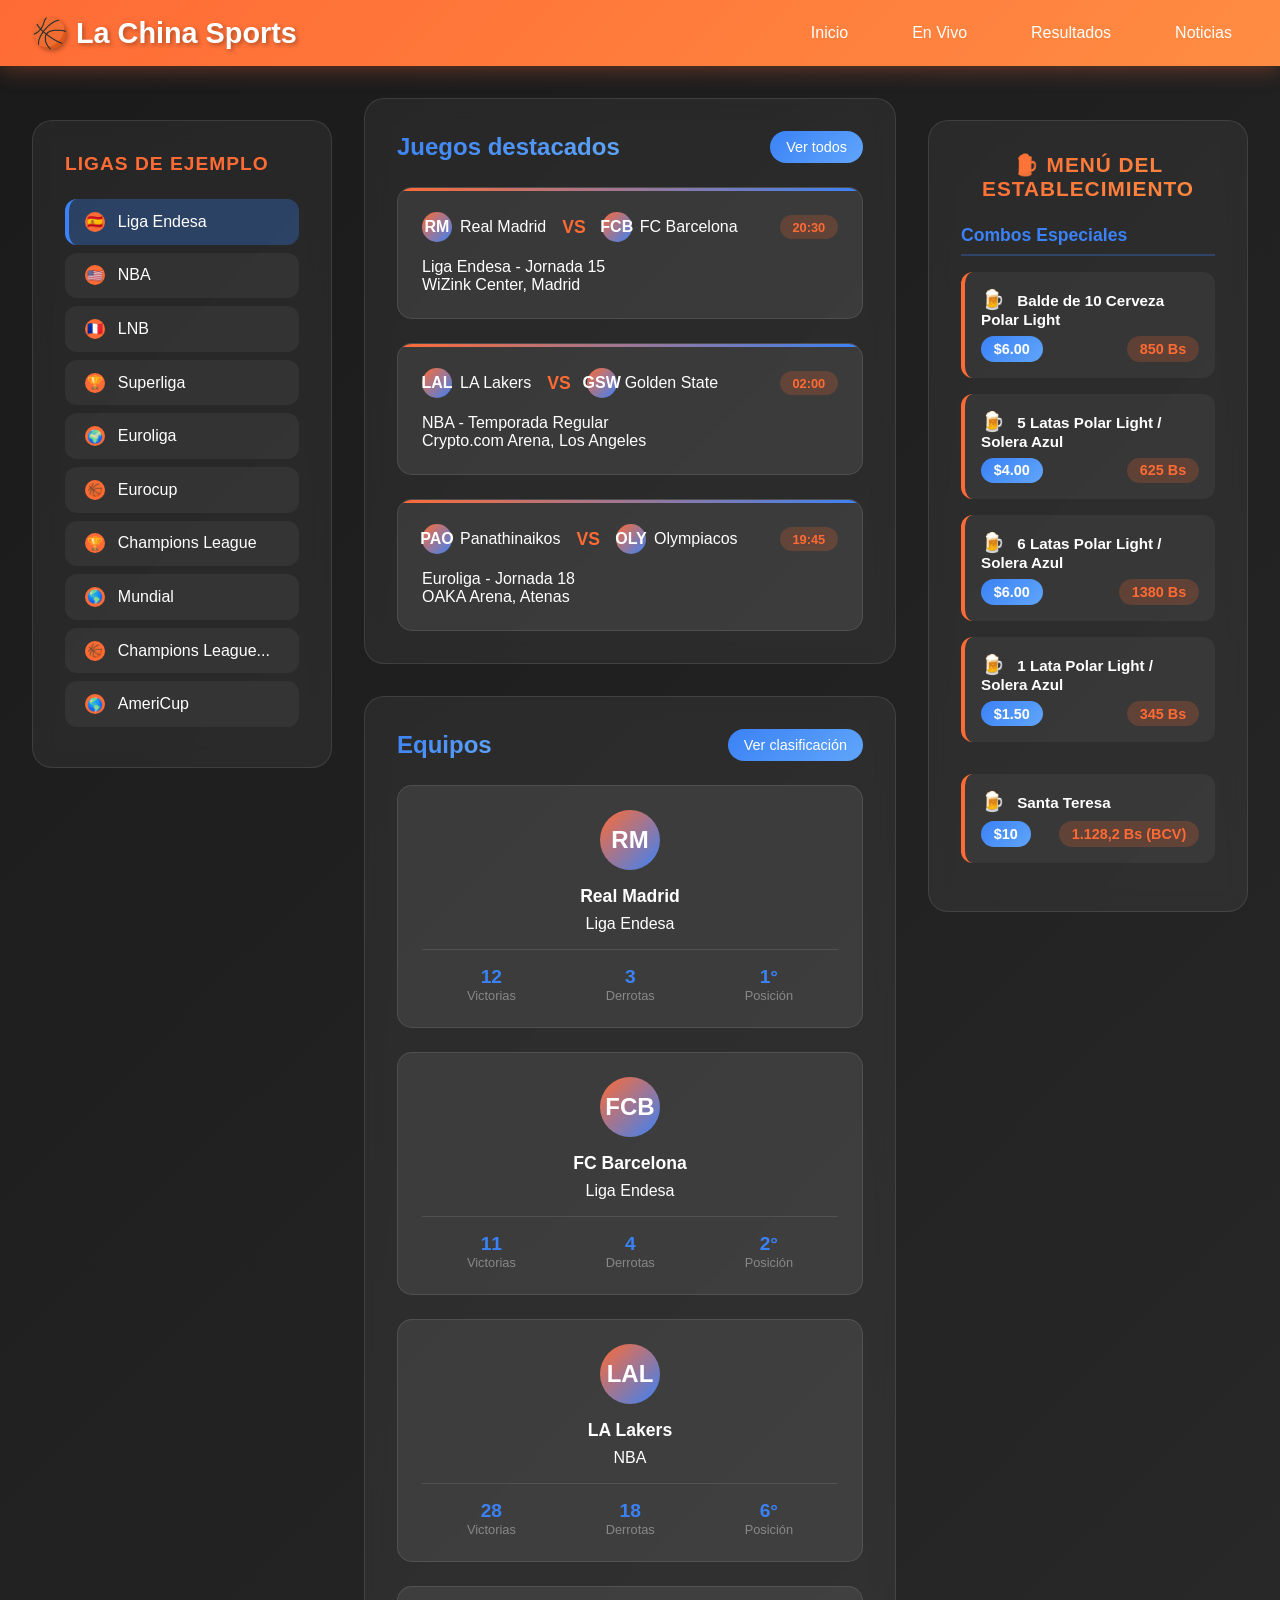
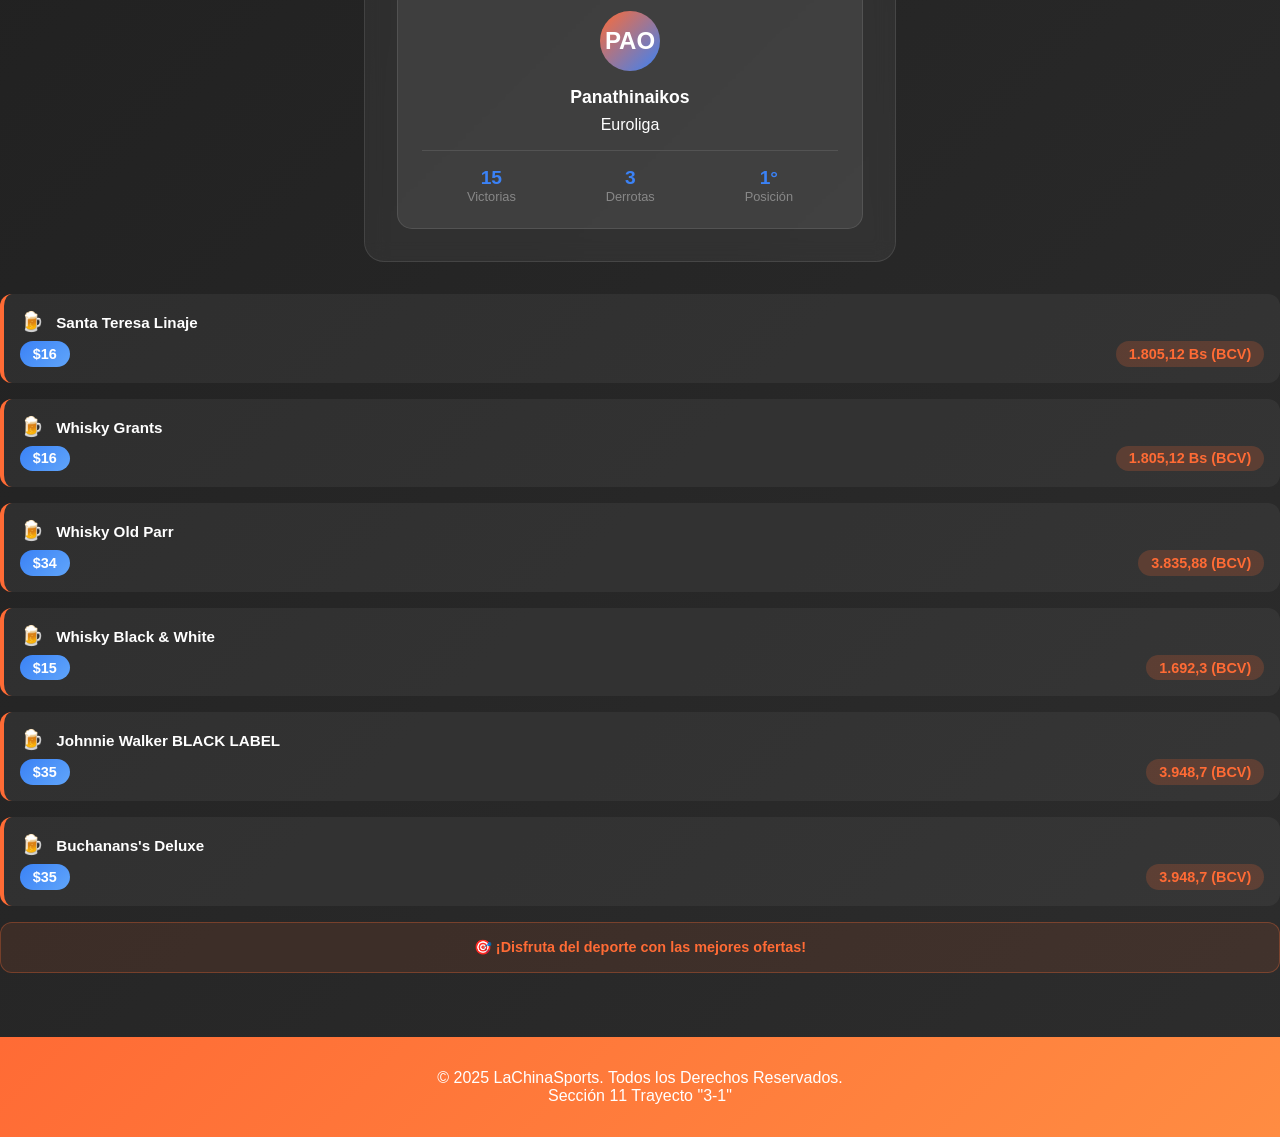
<file: index.html>
<!DOCTYPE html>
<html lang="es">
<head>
    <meta charset="UTF-8">
    <meta name="viewport" content="width=device-width, initial-scale=1.0">
    <title>La China Sports</title>
    <link rel="stylesheet" href="styles.css">
</head>
<body>
    <header class="header">
        <div class="header-content">
            <div class="logo">🏀 La China Sports</div>
            
            <button class="menu-toggle">☰</button>
            <nav>
                <ul class="nav-links">
                    <li><a href="#home">Inicio</a></li>
                    <li><a href="#live">En Vivo</a></li>
                    <li><a href="#scores">Resultados</a></li>
                    <li><a href="#news">Noticias</a></li>
                </ul>
            </nav>
        </div>
    </header>

    <div class="main-container">
        <aside class="sidebar">
            <h3>Ligas de ejemplo</h3>
            <ul class="league-list">
                <li class="league-item active">
                    <span class="league-icon">🇪🇸</span>
                    <span>Liga Endesa</span>
                </li>
                <li class="league-item">
                    <span class="league-icon">🇺🇸</span>
                    <span>NBA</span>
                </li>
                <li class="league-item">
                    <span class="league-icon">🇫🇷</span>
                    <span>LNB</span>
                </li>
                <li class="league-item">
                    <span class="league-icon">🏆</span>
                    <span>Superliga</span>
                </li>
                <li class="league-item">
                    <span class="league-icon">🌍</span>
                    <span>Euroliga</span>
                </li>
                <li class="league-item">
                    <span class="league-icon">🏀</span>
                    <span>Eurocup</span>
                </li>
                <li class="league-item">
                    <span class="league-icon">🏆</span>
                    <span>Champions League</span>
                </li>
                <li class="league-item">
                    <span class="league-icon">🌎</span>
                    <span>Mundial</span>
                </li>
                <li class="league-item">
                    <span class="league-icon">🏀</span>
                    <span>Champions League...</span>
                </li>
                <li class="league-item">
                    <span class="league-icon">🌎</span>
                    <span>AmeriCup</span>
                </li>
            </ul>
        </aside>

        <main class="content-area">
            <section class="content-section">
                <div class="section-header">
                    <h2 class="section-title">Juegos destacados</h2>
                    <button class="view-all">Ver todos</button>
                </div>
                <div class="games-grid">
                    <div class="game-card">
                        <div class="game-info">
                            <div class="teams">
                                <div class="team">
                                    <div class="team-logo">RM</div>
                                    <span>Real Madrid</span>
                                </div>
                                <span class="vs">VS</span>
                                <div class="team">
                                    <div class="team-logo">FCB</div>
                                    <span>FC Barcelona</span>
                                </div>
                            </div>
                            <div class="game-time">20:30</div>
                        </div>
                        <div class="game-details">
                            <p>Liga Endesa - Jornada 15</p>
                            <p>WiZink Center, Madrid</p>
                        </div>
                    </div>
                    
                    <div class="game-card">
                        <div class="game-info">
                            <div class="teams">
                                <div class="team">
                                    <div class="team-logo">LAL</div>
                                    <span>LA Lakers</span>
                                </div>
                                <span class="vs">VS</span>
                                <div class="team">
                                    <div class="team-logo">GSW</div>
                                    <span>Golden State</span>
                                </div>
                            </div>
                            <div class="game-time">02:00</div>
                        </div>
                        <div class="game-details">
                            <p>NBA - Temporada Regular</p>
                            <p>Crypto.com Arena, Los Angeles</p>
                        </div>
                    </div>

                    <div class="game-card">
                        <div class="game-info">
                            <div class="teams">
                                <div class="team">
                                    <div class="team-logo">PAO</div>
                                    <span>Panathinaikos</span>
                                </div>
                                <span class="vs">VS</span>
                                <div class="team">
                                    <div class="team-logo">OLY</div>
                                    <span>Olympiacos</span>
                                </div>
                            </div>
                            <div class="game-time">19:45</div>
                        </div>
                        <div class="game-details">
                            <p>Euroliga - Jornada 18</p>
                            <p>OAKA Arena, Atenas</p>
                        </div>
                    </div>
                </div>
            </section>

            <section class="content-section">
                <div class="section-header">
                    <h2 class="section-title">Equipos</h2>
                    <button class="view-all">Ver clasificación</button>
                </div>
                <div class="teams-grid">
                    <div class="team-card">
                        <div class="team-logo-large">RM</div>
                        <div class="team-name">Real Madrid</div>
                        <p>Liga Endesa</p>
                        <div class="team-stats">
                            <div class="stat">
                                <div class="stat-value">12</div>
                                <div class="stat-label">Victorias</div>
                            </div>
                            <div class="stat">
                                <div class="stat-value">3</div>
                                <div class="stat-label">Derrotas</div>
                            </div>
                            <div class="stat">
                                <div class="stat-value">1°</div>
                                <div class="stat-label">Posición</div>
                            </div>
                        </div>
                    </div>

                    <div class="team-card">
                        <div class="team-logo-large">FCB</div>
                        <div class="team-name">FC Barcelona</div>
                        <p>Liga Endesa</p>
                        <div class="team-stats">
                            <div class="stat">
                                <div class="stat-value">11</div>
                                <div class="stat-label">Victorias</div>
                            </div>
                            <div class="stat">
                                <div class="stat-value">4</div>
                                <div class="stat-label">Derrotas</div>
                            </div>
                            <div class="stat">
                                <div class="stat-value">2°</div>
                                <div class="stat-label">Posición</div>
                            </div>
                        </div>
                    </div>

                    <div class="team-card">
                        <div class="team-logo-large">LAL</div>
                        <div class="team-name">LA Lakers</div>
                        <p>NBA</p>
                        <div class="team-stats">
                            <div class="stat">
                                <div class="stat-value">28</div>
                                <div class="stat-label">Victorias</div>
                            </div>
                            <div class="stat">
                                <div class="stat-value">18</div>
                                <div class="stat-label">Derrotas</div>
                            </div>
                            <div class="stat">
                                <div class="stat-value">6°</div>
                                <div class="stat-label">Posición</div>
                            </div>
                        </div>
                    </div>

                    <div class="team-card">
                        <div class="team-logo-large">PAO</div>
                        <div class="team-name">Panathinaikos</div>
                        <p>Euroliga</p>
                        <div class="team-stats">
                            <div class="stat">
                                <div class="stat-value">15</div>
                                <div class="stat-label">Victorias</div>
                            </div>
                            <div class="stat">
                                <div class="stat-value">3</div>
                                <div class="stat-label">Derrotas</div>
                            </div>
                            <div class="stat">
                                <div class="stat-value">1°</div>
                                <div class="stat-label">Posición</div>
                            </div>
                        </div>
                    </div>
                </div>
            </section>
        </main>

        <aside class="menu-sidebar">
            <h3>🍺 Menú del Establecimiento</h3>
            
            <div class="menu-category">
                <div class="menu-category-title">Combos Especiales</div>
                
                <div class="menu-item">
                    <div class="menu-item-content">
                        <div class="menu-item-name">
                            <span class="beer-icon">🍺</span>
                            Balde de 10 Cerveza Polar Light
                        </div>
                        <div class="menu-item-price">
                            <span class="price-usd">$6.00</span>
                            <span class="price-bs">850 Bs</span>
                        </div>
                    </div>
                </div>

                <div class="menu-item">
                    <div class="menu-item-content">
                        <div class="menu-item-name">
                            <span class="beer-icon">🍺</span>
                            5 Latas Polar Light / Solera Azul
                        </div>
                        <div class="menu-item-price">
                            <span class="price-usd">$4.00</span>
                            <span class="price-bs">625 Bs</span>
                        </div>
                    </div>
                </div>

                <div class="menu-item">
                    <div class="menu-item-content">
                        <div class="menu-item-name">
                            <span class="beer-icon">🍺</span>
                            6 Latas Polar Light / Solera Azul
                        </div>
                        <div class="menu-item-price">
                            <span class="price-usd">$6.00</span>
                            <span class="price-bs"> 1380 Bs</span>
                        </div>
                    </div>
                </div>

                <div class="menu-item">
                    <div class="menu-item-content">
                        <div class="menu-item-name">
                            <span class="beer-icon">🍺</span>
                            1 Lata Polar Light / Solera Azul
                        </div>
                        <div class="menu-item-price">
                            <span class="price-usd">$1.50</span>
                            <span class="price-bs">345 Bs</span>
                        </div>
                    </div>
                </div>
            </div>
            
            <div class="menu-item">
                <div class="menu-item-content">
                    <div class="menu-item-name">
                        <span class="beer-icon">🍺</span>
                        Santa Teresa
                    </div>
                    <div class="menu-item-price">
                        <span class="price-usd">$10</span>
                        <span class="price-bs">1.128,2 Bs (BCV) </span>
                    </div>
                </div>
            </div>
        </div>

        <div class="menu-item">
            <div class="menu-item-content">
                <div class="menu-item-name">
                    <span class="beer-icon">🍺</span>
                    Santa Teresa Linaje
                </div>
                <div class="menu-item-price">
                    <span class="price-usd">$16</span>
                    <span class="price-bs">1.805,12 Bs (BCV) </span>
                </div>
            </div>
        </div>
    </div>

    <div class="menu-item">
        <div class="menu-item-content">
            <div class="menu-item-name">
                <span class="beer-icon">🍺</span>
                Whisky Grants
            </div>
            <div class="menu-item-price">
                <span class="price-usd">$16</span>
                <span class="price-bs">1.805,12 Bs (BCV) </span>
            </div>
        </div>
    </div>
</div>

<div class="menu-item">
    <div class="menu-item-content">
        <div class="menu-item-name">
            <span class="beer-icon">🍺</span>
            Whisky Old Parr
        </div>
        <div class="menu-item-price">
            <span class="price-usd">$34</span>
            <span class="price-bs">3.835,88 (BCV) </span>
        </div>
    </div>
</div>

<div class="menu-item">
    <div class="menu-item-content">
        <div class="menu-item-name">
            <span class="beer-icon">🍺</span>
            Whisky Black & White
        </div>
        <div class="menu-item-price">
            <span class="price-usd">$15</span>
            <span class="price-bs">1.692,3 (BCV) </span>
        </div>
    </div>
</div>

<div class="menu-item">
    <div class="menu-item-content">
        <div class="menu-item-name">
            <span class="beer-icon">🍺</span>
            Johnnie Walker BLACK LABEL
        </div>
        <div class="menu-item-price">
            <span class="price-usd">$35</span>
            <span class="price-bs">3.948,7 (BCV) </span>
        </div>
    </div>
</div>

<div class="menu-item">
    <div class="menu-item-content">
        <div class="menu-item-name">
            <span class="beer-icon">🍺</span>
            Buchanans's Deluxe
        </div>
        <div class="menu-item-price">
            <span class="price-usd">$35</span>
            <span class="price-bs">3.948,7 (BCV) </span>
        </div>
    </div>
</div>
</div>

            <div class="menu-footer">
                <div class="menu-footer-text">
                    🎯 ¡Disfruta del deporte con las mejores ofertas!
                </div>
            </div>
        </aside>
    </div>

    <footer class="footer">
        <div class="footer-content">
            <p>&copy; 2025 LaChinaSports. Todos los Derechos Reservados.</p>
            <p>Sección 11 Trayecto "3-1"</p>
        </div>
    </footer>

    <script src="script.js"></script>
    
</body>
</html>
</file>
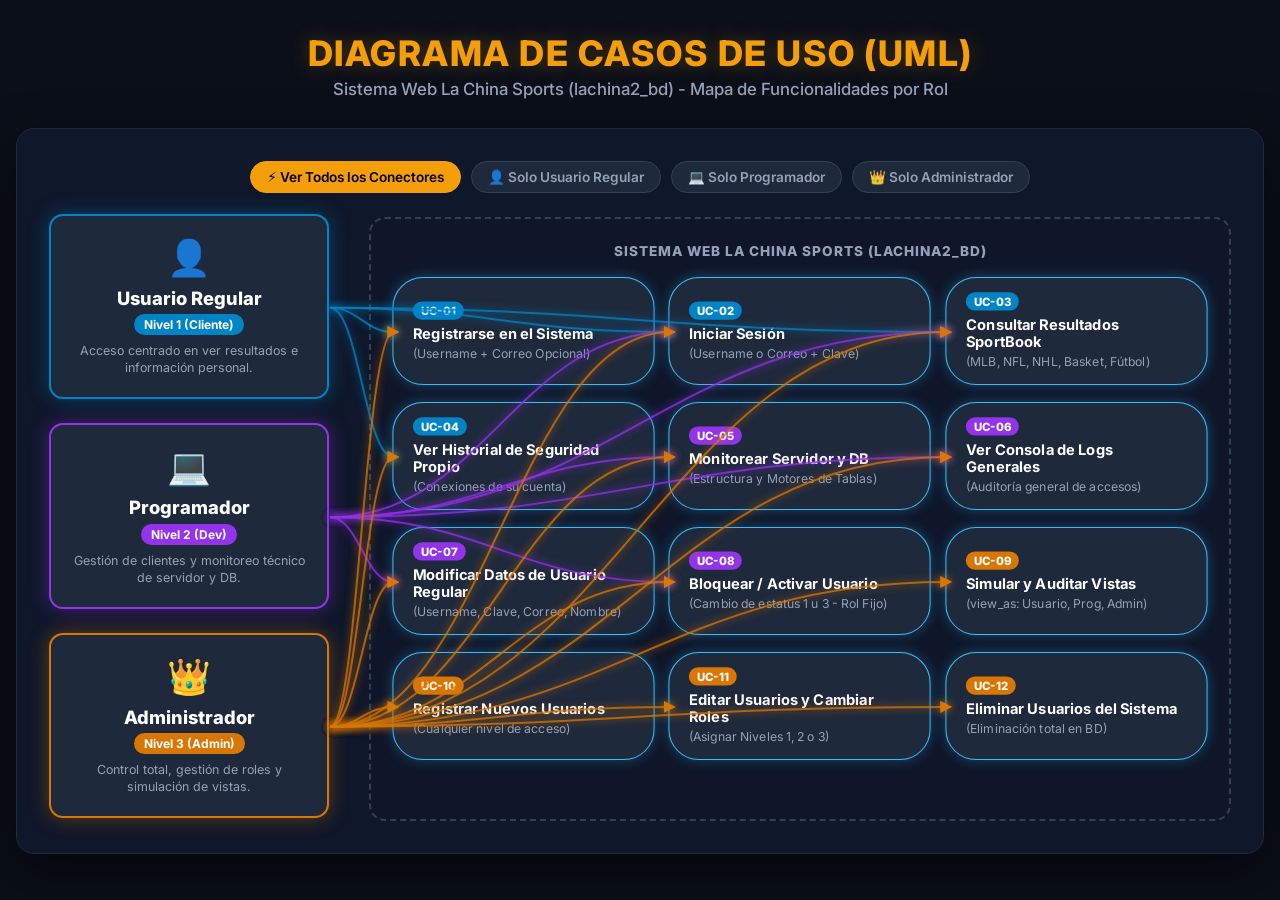
<file: diagrama_casos_de_uso.html>
<!DOCTYPE html>
<html lang="es">
<head>
    <meta charset="UTF-8">
    <meta name="viewport" content="width=device-width, initial-scale=1.0">
    <title>Diagrama de Casos de Uso (UML) - La China Sports</title>
    <link href="https://fonts.googleapis.com/css2?family=Inter:wght@400;500;600;700;800&display=swap" rel="stylesheet">
    <style>
        :root {
            --bg-color: #0b0f19;
            --container-bg: #0f172a;
            --card-bg: #1e293b;
            --card-border: #334155;
            --text-main: #f8fafc;
            --text-muted: #94a3b8;
            --title-gold: #f59e0b;

            --role-user: #0284c7;
            --role-dev: #9333ea;
            --role-admin: #d97706;
        }

        * {
            box-sizing: border-box;
            margin: 0;
            padding: 0;
            font-family: 'Inter', system-ui, -apple-system, sans-serif;
        }

        body {
            background-color: var(--bg-color);
            color: var(--text-main);
            min-height: 100vh;
            display: flex;
            flex-direction: column;
            align-items: center;
            padding: 2rem 1rem;
        }

        /* HEADER */
        .header {
            text-align: center;
            margin-bottom: 1.8rem;
        }

        .header h1 {
            color: var(--title-gold);
            font-size: 2.2rem;
            font-weight: 800;
            letter-spacing: 1.5px;
            text-transform: uppercase;
            margin-bottom: 0.3rem;
            text-shadow: 0 0 20px rgba(245, 158, 11, 0.3);
        }

        .header p {
            color: var(--text-muted);
            font-size: 1.05rem;
            font-weight: 500;
        }

        /* MAIN CONTAINER */
        .usecase-container {
            background-color: var(--container-bg);
            border: 1px solid #1e293b;
            border-radius: 18px;
            padding: 2rem;
            max-width: 1500px;
            width: 100%;
            position: relative;
            box-shadow: 0 20px 50px rgba(0, 0, 0, 0.6);
        }

        /* SVG CONNECTORS OVERLAY */
        #svg-connectors {
            position: absolute;
            top: 0;
            left: 0;
            width: 100%;
            height: 100%;
            pointer-events: none;
            z-index: 10;
        }

        /* SYSTEM BOUNDARY BOX */
        .layout-grid {
            display: grid;
            grid-template-columns: 280px 1fr;
            gap: 2.5rem;
            position: relative;
            z-index: 1;
        }

        /* ACTORS COLUMN (LEFT) */
        .actors-column {
            display: flex;
            flex-direction: column;
            gap: 1.5rem;
        }

        .actor-card {
            background-color: var(--card-bg);
            border: 2px solid var(--card-border);
            border-radius: 14px;
            padding: 1.25rem 1rem;
            text-align: center;
            cursor: pointer;
            transition: all 0.25s ease;
            box-shadow: 0 8px 20px rgba(0, 0, 0, 0.4);
            position: relative;
        }

        .actor-card:hover, .actor-card.active {
            transform: translateY(-3px);
        }

        .actor-card.user-card.active, .actor-card.user-card:hover {
            border-color: var(--role-user);
            box-shadow: 0 0 20px rgba(2, 132, 199, 0.4);
        }

        .actor-card.dev-card.active, .actor-card.dev-card:hover {
            border-color: var(--role-dev);
            box-shadow: 0 0 20px rgba(147, 51, 234, 0.4);
        }

        .actor-card.admin-card.active, .actor-card.admin-card:hover {
            border-color: var(--role-admin);
            box-shadow: 0 0 20px rgba(217, 119, 6, 0.4);
        }

        .actor-icon {
            font-size: 2.2rem;
            margin-bottom: 0.5rem;
        }

        .actor-title {
            font-size: 1.15rem;
            font-weight: 800;
            color: #ffffff;
            margin-bottom: 0.3rem;
        }

        .actor-badge {
            display: inline-block;
            font-size: 0.75rem;
            font-weight: 700;
            padding: 3px 10px;
            border-radius: 15px;
            color: #ffffff;
            margin-bottom: 0.5rem;
        }

        .badge-user { background-color: var(--role-user); }
        .badge-dev { background-color: var(--role-dev); }
        .badge-admin { background-color: var(--role-admin); }

        .actor-desc {
            font-size: 0.78rem;
            color: var(--text-muted);
            line-height: 1.35;
        }

        /* SYSTEM BOUNDARY CONTAINER (RIGHT) */
        .system-boundary {
            border: 2px dashed #334155;
            border-radius: 16px;
            padding: 1.5rem;
            background-color: rgba(15, 23, 42, 0.6);
            position: relative;
        }

        .system-title {
            font-size: 0.85rem;
            font-weight: 800;
            letter-spacing: 1px;
            color: var(--text-muted);
            text-transform: uppercase;
            margin-bottom: 1.2rem;
            text-align: center;
        }

        /* USE CASES GRID */
        .usecase-grid {
            display: grid;
            grid-template-columns: repeat(3, 1fr);
            gap: 1.2rem;
        }

        @media (max-width: 1200px) {
            .usecase-grid {
                grid-template-columns: repeat(2, 1fr);
            }
        }

        /* USE CASE PILL CARD */
        .uc-card {
            background-color: var(--card-bg);
            border: 1px solid var(--card-border);
            border-radius: 30px;
            padding: 0.9rem 1.2rem;
            display: flex;
            flex-direction: column;
            justify-content: center;
            transition: all 0.2s ease;
            position: relative;
            opacity: 0.55;
        }

        .uc-card.highlighted {
            opacity: 1;
            border-color: #38bdf8;
            box-shadow: 0 0 12px rgba(56, 189, 248, 0.3);
            transform: scale(1.02);
        }

        .uc-header {
            display: flex;
            justify-content: space-between;
            align-items: center;
            margin-bottom: 0.3rem;
        }

        .uc-tag {
            font-size: 0.7rem;
            font-weight: 800;
            padding: 2px 8px;
            border-radius: 10px;
            color: #ffffff;
        }

        .uc-tag-user { background-color: var(--role-user); }
        .uc-tag-dev { background-color: var(--role-dev); }
        .uc-tag-admin { background-color: var(--role-admin); }

        .uc-title {
            font-size: 0.9rem;
            font-weight: 700;
            color: #ffffff;
            margin-bottom: 0.2rem;
        }

        .uc-sub {
            font-size: 0.75rem;
            color: var(--text-muted);
        }

        /* CONTROLS BAR */
        .filter-bar {
            display: flex;
            gap: 10px;
            justify-content: center;
            margin-bottom: 1.5rem;
        }

        .filter-btn {
            background-color: #1e293b;
            color: var(--text-muted);
            border: 1px solid #334155;
            padding: 7px 16px;
            border-radius: 20px;
            font-size: 0.85rem;
            font-weight: 600;
            cursor: pointer;
            transition: all 0.2s;
        }

        .filter-btn.active {
            background-color: var(--title-gold);
            color: #000000;
            border-color: var(--title-gold);
        }
    </style>
</head>
<body>

    <div class="header">
        <h1>DIAGRAMA DE CASOS DE USO (UML)</h1>
        <p>Sistema Web La China Sports (lachina2_bd) - Mapa de Funcionalidades por Rol</p>
    </div>

    <div class="usecase-container" id="usecase-container">

        <!-- SVG OVERLAY FOR LINES -->
        <svg id="svg-connectors">
            <defs>
                <marker id="arrow-blue" viewBox="0 0 10 10" refX="5" refY="5" markerWidth="6" markerHeight="6" orient="auto">
                    <path d="M 0 0 L 10 5 L 0 10 z" fill="#0284c7"/>
                </marker>
                <marker id="arrow-purple" viewBox="0 0 10 10" refX="5" refY="5" markerWidth="6" markerHeight="6" orient="auto">
                    <path d="M 0 0 L 10 5 L 0 10 z" fill="#9333ea"/>
                </marker>
                <marker id="arrow-admin" viewBox="0 0 10 10" refX="5" refY="5" markerWidth="6" markerHeight="6" orient="auto">
                    <path d="M 0 0 L 10 5 L 0 10 z" fill="#d97706"/>
                </marker>
            </defs>
        </svg>

        <div class="filter-bar">
            <button class="filter-btn active" onclick="selectRole('all', this)">⚡ Ver Todos los Conectores</button>
            <button class="filter-btn" onclick="selectRole('user', this)">👤 Solo Usuario Regular</button>
            <button class="filter-btn" onclick="selectRole('dev', this)">💻 Solo Programador</button>
            <button class="filter-btn" onclick="selectRole('admin', this)">👑 Solo Administrador</button>
        </div>

        <div class="layout-grid">

            <!-- ACTORS COLUMN -->
            <div class="actors-column">

                <!-- ACTOR 1 -->
                <div class="actor-card user-card active" id="actor-user" onclick="selectRole('user')">
                    <div class="actor-icon">👤</div>
                    <div class="actor-title">Usuario Regular</div>
                    <span class="actor-badge badge-user">Nivel 1 (Cliente)</span>
                    <p class="actor-desc">Acceso centrado en ver resultados e información personal.</p>
                </div>

                <!-- ACTOR 2 -->
                <div class="actor-card dev-card active" id="actor-dev" onclick="selectRole('dev')">
                    <div class="actor-icon">💻</div>
                    <div class="actor-title">Programador</div>
                    <span class="actor-badge badge-dev">Nivel 2 (Dev)</span>
                    <p class="actor-desc">Gestión de clientes y monitoreo técnico de servidor y DB.</p>
                </div>

                <!-- ACTOR 3 -->
                <div class="actor-card admin-card active" id="actor-admin" onclick="selectRole('admin')">
                    <div class="actor-icon">👑</div>
                    <div class="actor-title">Administrador</div>
                    <span class="actor-badge badge-admin">Nivel 3 (Admin)</span>
                    <p class="actor-desc">Control total, gestión de roles y simulación de vistas.</p>
                </div>

            </div>

            <!-- SYSTEM BOUNDARY & USE CASES -->
            <div class="system-boundary">
                <div class="system-title">SISTEMA WEB LA CHINA SPORTS (LACHINA2_BD)</div>

                <div class="usecase-grid">

                    <!-- UC-01 -->
                    <div class="uc-card highlighted" id="uc-01" data-roles="user,admin">
                        <div class="uc-header">
                            <span class="uc-tag uc-tag-user">UC-01</span>
                        </div>
                        <div class="uc-title">Registrarse en el Sistema</div>
                        <div class="uc-sub">(Username + Correo Opcional)</div>
                    </div>

                    <!-- UC-02 -->
                    <div class="uc-card highlighted" id="uc-02" data-roles="user,dev,admin">
                        <div class="uc-header">
                            <span class="uc-tag uc-tag-user">UC-02</span>
                        </div>
                        <div class="uc-title">Iniciar Sesión</div>
                        <div class="uc-sub">(Username o Correo + Clave)</div>
                    </div>

                    <!-- UC-03 -->
                    <div class="uc-card highlighted" id="uc-03" data-roles="user,dev,admin">
                        <div class="uc-header">
                            <span class="uc-tag uc-tag-user">UC-03</span>
                        </div>
                        <div class="uc-title">Consultar Resultados SportBook</div>
                        <div class="uc-sub">(MLB, NFL, NHL, Basket, Fútbol)</div>
                    </div>

                    <!-- UC-04 -->
                    <div class="uc-card highlighted" id="uc-04" data-roles="user,dev,admin">
                        <div class="uc-header">
                            <span class="uc-tag uc-tag-user">UC-04</span>
                        </div>
                        <div class="uc-title">Ver Historial de Seguridad Propio</div>
                        <div class="uc-sub">(Conexiones de su cuenta)</div>
                    </div>

                    <!-- UC-05 -->
                    <div class="uc-card highlighted" id="uc-05" data-roles="dev,admin">
                        <div class="uc-header">
                            <span class="uc-tag uc-tag-dev">UC-05</span>
                        </div>
                        <div class="uc-title">Monitorear Servidor y DB</div>
                        <div class="uc-sub">(Estructura y Motores de Tablas)</div>
                    </div>

                    <!-- UC-06 -->
                    <div class="uc-card highlighted" id="uc-06" data-roles="dev,admin">
                        <div class="uc-header">
                            <span class="uc-tag uc-tag-dev">UC-06</span>
                        </div>
                        <div class="uc-title">Ver Consola de Logs Generales</div>
                        <div class="uc-sub">(Auditoría general de accesos)</div>
                    </div>

                    <!-- UC-07 -->
                    <div class="uc-card highlighted" id="uc-07" data-roles="dev,admin">
                        <div class="uc-header">
                            <span class="uc-tag uc-tag-dev">UC-07</span>
                        </div>
                        <div class="uc-title">Modificar Datos de Usuario Regular</div>
                        <div class="uc-sub">(Username, Clave, Correo, Nombre)</div>
                    </div>

                    <!-- UC-08 -->
                    <div class="uc-card highlighted" id="uc-08" data-roles="dev,admin">
                        <div class="uc-header">
                            <span class="uc-tag uc-tag-dev">UC-08</span>
                        </div>
                        <div class="uc-title">Bloquear / Activar Usuario</div>
                        <div class="uc-sub">(Cambio de estatus 1 u 3 - Rol Fijo)</div>
                    </div>

                    <!-- UC-09 -->
                    <div class="uc-card highlighted" id="uc-09" data-roles="admin">
                        <div class="uc-header">
                            <span class="uc-tag uc-tag-admin">UC-09</span>
                        </div>
                        <div class="uc-title">Simular y Auditar Vistas</div>
                        <div class="uc-sub">(view_as: Usuario, Prog, Admin)</div>
                    </div>

                    <!-- UC-10 -->
                    <div class="uc-card highlighted" id="uc-10" data-roles="admin">
                        <div class="uc-header">
                            <span class="uc-tag uc-tag-admin">UC-10</span>
                        </div>
                        <div class="uc-title">Registrar Nuevos Usuarios</div>
                        <div class="uc-sub">(Cualquier nivel de acceso)</div>
                    </div>

                    <!-- UC-11 -->
                    <div class="uc-card highlighted" id="uc-11" data-roles="admin">
                        <div class="uc-header">
                            <span class="uc-tag uc-tag-admin">UC-11</span>
                        </div>
                        <div class="uc-title">Editar Usuarios y Cambiar Roles</div>
                        <div class="uc-sub">(Asignar Niveles 1, 2 o 3)</div>
                    </div>

                    <!-- UC-12 -->
                    <div class="uc-card highlighted" id="uc-12" data-roles="admin">
                        <div class="uc-header">
                            <span class="uc-tag uc-tag-admin">UC-12</span>
                        </div>
                        <div class="uc-title">Eliminar Usuarios del Sistema</div>
                        <div class="uc-sub">(Eliminación total en BD)</div>
                    </div>

                </div>
            </div>

        </div>

    </div>

    <script>
        let currentFilter = 'all';

        const actorConnections = {
            user: { color: '#0284c7', marker: 'arrow-blue', ucs: ['uc-01', 'uc-02', 'uc-03', 'uc-04'] },
            dev: { color: '#9333ea', marker: 'arrow-purple', ucs: ['uc-02', 'uc-03', 'uc-05', 'uc-06', 'uc-07', 'uc-08'] },
            admin: { color: '#d97706', marker: 'arrow-admin', ucs: ['uc-01', 'uc-02', 'uc-03', 'uc-04', 'uc-05', 'uc-06', 'uc-07', 'uc-08', 'uc-09', 'uc-10', 'uc-11', 'uc-12'] }
        };

        function drawConnectors() {
            const svg = document.getElementById('svg-connectors');
            const container = document.getElementById('usecase-container');
            const containerRect = container.getBoundingClientRect();

            svg.innerHTML = `
                <defs>
                    <marker id="arrow-blue" viewBox="0 0 10 10" refX="5" refY="5" markerWidth="6" markerHeight="6" orient="auto">
                        <path d="M 0 0 L 10 5 L 0 10 z" fill="#0284c7"/>
                    </marker>
                    <marker id="arrow-purple" viewBox="0 0 10 10" refX="5" refY="5" markerWidth="6" markerHeight="6" orient="auto">
                        <path d="M 0 0 L 10 5 L 0 10 z" fill="#9333ea"/>
                    </marker>
                    <marker id="arrow-admin" viewBox="0 0 10 10" refX="5" refY="5" markerWidth="6" markerHeight="6" orient="auto">
                        <path d="M 0 0 L 10 5 L 0 10 z" fill="#d97706"/>
                    </marker>
                </defs>
            `;

            const rolesToDraw = currentFilter === 'all' ? ['user', 'dev', 'admin'] : [currentFilter];

            rolesToDraw.forEach(roleKey => {
                const config = actorConnections[roleKey];
                const elActor = document.getElementById('actor-' + roleKey);

                if (!elActor) return;
                const rectActor = elActor.getBoundingClientRect();
                const x1 = rectActor.right - containerRect.left;
                const y1 = rectActor.top + rectActor.height / 2 - containerRect.top;

                config.ucs.forEach(ucId => {
                    const elUc = document.getElementById(ucId);
                    if (!elUc) return;

                    const rectUc = elUc.getBoundingClientRect();
                    const x2 = rectUc.left - containerRect.left;
                    const y2 = rectUc.top + rectUc.height / 2 - containerRect.top;

                    const dx = Math.abs(x2 - x1) * 0.45;
                    const pathData = `M ${x1} ${y1} C ${x1 + dx} ${y1}, ${x2 - dx} ${y2}, ${x2} ${y2}`;

                    const path = document.createElementNS('http://www.w3.org/2000/svg', 'path');
                    path.setAttribute('d', pathData);
                    path.setAttribute('stroke', config.color);
                    path.setAttribute('stroke-width', currentFilter === 'all' ? '2' : '3');
                    path.setAttribute('stroke-opacity', currentFilter === 'all' ? '0.75' : '1');
                    path.setAttribute('fill', 'none');
                    path.setAttribute('marker-end', `url(#${config.marker})`);
                    path.setAttribute('filter', 'drop-shadow(0 0 4px ' + config.color + ')');
                    svg.appendChild(path);
                });
            });
        }

        function selectRole(roleKey, btnEl) {
            currentFilter = roleKey;

            // Update Filter Buttons
            if (btnEl) {
                document.querySelectorAll('.filter-btn').forEach(b => b.classList.remove('active'));
                btnEl.classList.add('active');
            }

            // Highlight Cards
            document.querySelectorAll('.uc-card').forEach(card => {
                const cardRoles = card.getAttribute('data-roles').split(',');
                if (currentFilter === 'all' || cardRoles.includes(currentFilter)) {
                    card.classList.add('highlighted');
                } else {
                    card.classList.remove('highlighted');
                }
            });

            // Highlight Actor Cards
            document.querySelectorAll('.actor-card').forEach(card => {
                if (currentFilter === 'all' || card.id === 'actor-' + currentFilter) {
                    card.classList.add('active');
                } else {
                    card.classList.remove('active');
                }
            });

            drawConnectors();
        }

        window.addEventListener('load', drawConnectors);
        window.addEventListener('resize', drawConnectors);
    </script>
</body>
</html>
</file>
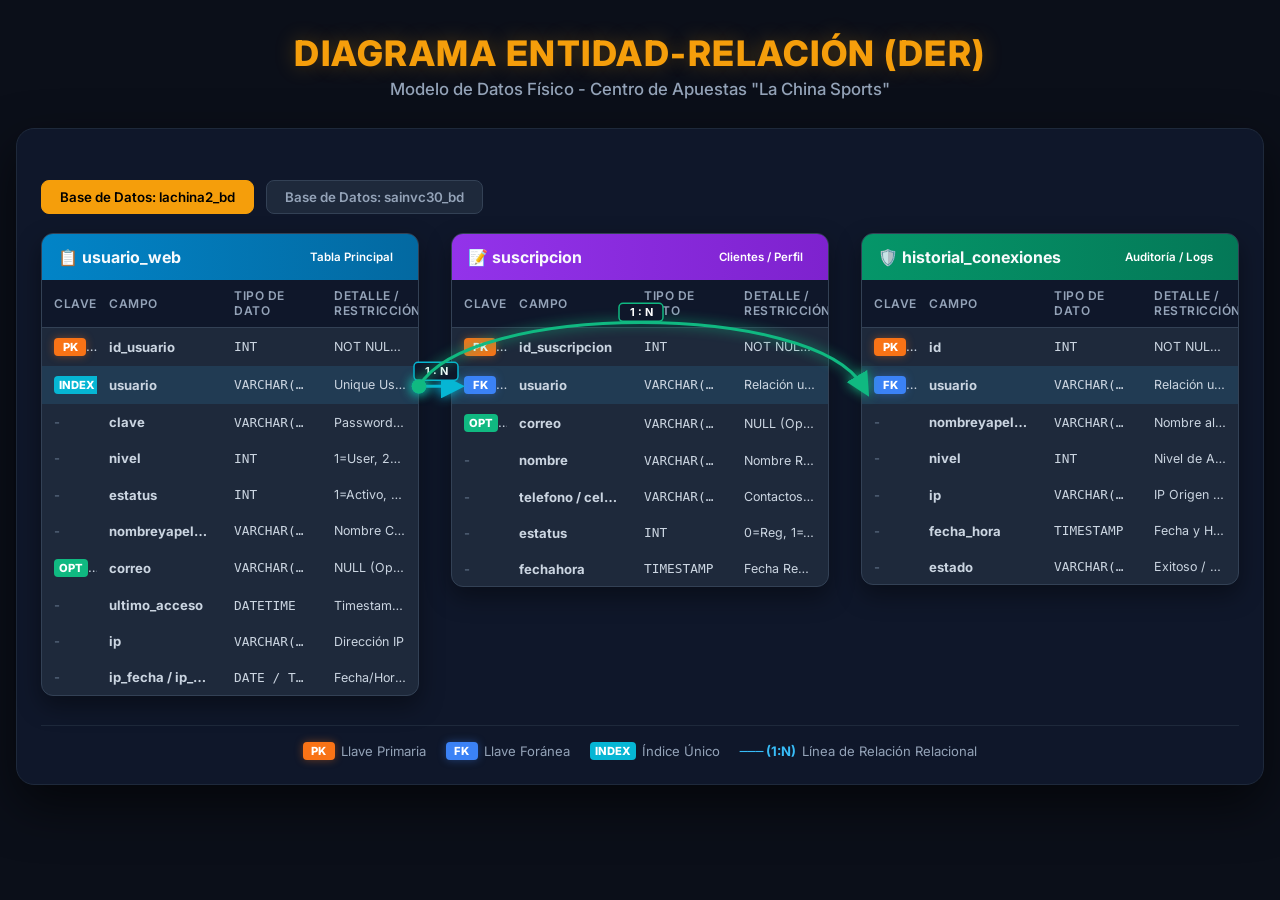
<file: diagrama_der.html>
<!DOCTYPE html>
<html lang="es">
<head>
    <meta charset="UTF-8">
    <meta name="viewport" content="width=device-width, initial-scale=1.0">
    <title>Diagrama Entidad-Relación (DER) - La China Sports</title>
    <link href="https://fonts.googleapis.com/css2?family=Inter:wght@400;500;600;700;800&display=swap" rel="stylesheet">
    <style>
        :root {
            --bg-color: #0b0f19;
            --container-bg: #0f172a;
            --card-bg: #1e293b;
            --card-border: #334155;
            --text-main: #f8fafc;
            --text-muted: #94a3b8;
            --title-gold: #f59e0b;
            
            --badge-pk: #f97316;
            --badge-fk: #3b82f6;
            --badge-index: #06b6d4;
            --badge-opt: #10b981;
            --badge-none: #475569;
        }

        * {
            box-sizing: border-box;
            margin: 0;
            padding: 0;
            font-family: 'Inter', system-ui, -apple-system, sans-serif;
        }

        body {
            background-color: var(--bg-color);
            color: var(--text-main);
            min-height: 100vh;
            display: flex;
            flex-direction: column;
            align-items: center;
            padding: 2rem 1rem;
        }

        /* HEADER */
        .header {
            text-align: center;
            margin-bottom: 1.8rem;
        }

        .header h1 {
            color: var(--title-gold);
            font-size: 2.2rem;
            font-weight: 800;
            letter-spacing: 1.5px;
            text-transform: uppercase;
            margin-bottom: 0.3rem;
            text-shadow: 0 0 20px rgba(245, 158, 11, 0.3);
        }

        .header p {
            color: var(--text-muted);
            font-size: 1.05rem;
            font-weight: 500;
        }

        /* MAIN CONTAINER */
        .diagram-container {
            background-color: var(--container-bg);
            border: 1px solid #1e293b;
            border-radius: 18px;
            padding: 3.2rem 1.5rem 1.5rem 1.5rem;
            max-width: 1450px;
            width: 100%;
            position: relative;
            box-shadow: 0 20px 50px rgba(0, 0, 0, 0.6);
        }

        /* SVG OVERLAY FOR LINES */
        #svg-connectors {
            position: absolute;
            top: 0;
            left: 0;
            width: 100%;
            height: 100%;
            pointer-events: none;
            z-index: 10;
        }

        /* GRID OF CARDS */
        .cards-grid {
            display: grid;
            grid-template-columns: repeat(3, 1fr);
            gap: 2rem;
            align-items: start;
            position: relative;
            z-index: 1;
            margin-top: 0.5rem;
        }

        @media (max-width: 1100px) {
            .cards-grid {
                grid-template-columns: 1fr;
            }
        }

        /* CARD STYLE */
        .table-card {
            background-color: var(--card-bg);
            border-radius: 12px;
            border: 1px solid var(--card-border);
            overflow: hidden;
            box-shadow: 0 10px 25px rgba(0, 0, 0, 0.4);
        }

        /* CARD HEADERS */
        .card-header {
            padding: 0.8rem 1rem;
            display: flex;
            justify-content: space-between;
            align-items: center;
            font-weight: 700;
            font-size: 1rem;
        }

        .card-header .title-box {
            display: flex;
            align-items: center;
            gap: 8px;
        }

        .card-header .badge-tag {
            font-size: 0.72rem;
            padding: 3px 9px;
            border-radius: 20px;
            font-weight: 600;
            color: #ffffff;
            text-transform: capitalize;
        }

        /* CARD VARIATIONS */
        .card-blue .card-header {
            background: linear-gradient(90deg, #0284c7 0%, #0369a1 100%);
        }

        .card-purple .card-header {
            background: linear-gradient(90deg, #9333ea 0%, #7e22ce 100%);
        }

        .card-green .card-header {
            background: linear-gradient(90deg, #059669 0%, #047857 100%);
        }

        .card-amber .card-header {
            background: linear-gradient(90deg, #d97706 0%, #b45309 100%);
        }

        /* TABLE GRID INSIDE CARD */
        .schema-table {
            width: 100%;
            border-collapse: collapse;
            font-size: 0.82rem;
            table-layout: fixed;
        }

        .schema-table th {
            background-color: #0f172a;
            color: var(--text-muted);
            text-align: left;
            padding: 0.55rem 0.75rem;
            font-weight: 600;
            font-size: 0.75rem;
            text-transform: uppercase;
            letter-spacing: 0.5px;
            border-bottom: 1px solid #334155;
        }

        .schema-table col.col-key { width: 55px; }
        .schema-table col.col-name { width: 125px; }
        .schema-table col.col-type { width: 100px; }
        .schema-table col.col-desc { width: auto; }

        .schema-table td {
            padding: 0.6rem 0.75rem;
            border-bottom: 1px solid #1e293b;
            color: #cbd5e1;
            overflow: hidden;
            text-overflow: ellipsis;
            white-space: nowrap;
        }

        .schema-table tr:last-child td {
            border-bottom: none;
        }

        .schema-table tr.highlighted td {
            background-color: rgba(56, 189, 248, 0.12);
        }

        /* BADGES FOR KEYS */
        .key-badge {
            display: inline-block;
            font-weight: 800;
            font-size: 0.7rem;
            padding: 2px 5px;
            border-radius: 4px;
            color: #ffffff;
            text-align: center;
            min-width: 32px;
        }

        .key-pk { background-color: var(--badge-pk); box-shadow: 0 0 8px rgba(249, 115, 22, 0.4); }
        .key-fk { background-color: var(--badge-fk); box-shadow: 0 0 8px rgba(59, 130, 246, 0.4); }
        .key-index { background-color: var(--badge-index); }
        .key-opt { background-color: var(--badge-opt); }
        .key-none { color: #64748b; font-weight: 400; }

        .field-name {
            font-weight: 700;
            color: #f1f5f9;
        }

        .type-name {
            color: #38bdf8;
            font-family: monospace;
            font-size: 0.8rem;
        }

        .restriction-text {
            color: var(--text-muted);
            font-size: 0.78rem;
        }

        /* TAB NAVIGATION */
        .tab-nav {
            display: flex;
            gap: 12px;
            margin-bottom: 1.2rem;
        }

        .tab-btn {
            background-color: #1e293b;
            color: var(--text-muted);
            border: 1px solid #334155;
            padding: 8px 18px;
            border-radius: 8px;
            font-weight: 600;
            cursor: pointer;
            transition: all 0.2s;
        }

        .tab-btn.active {
            background-color: var(--title-gold);
            color: #000000;
            border-color: var(--title-gold);
        }

        .db-section {
            display: block;
        }

        .db-section.hidden {
            display: none;
        }

        /* LEGEND */
        .legend-bar {
            display: flex;
            gap: 20px;
            margin-top: 1.8rem;
            padding-top: 1rem;
            border-top: 1px solid #1e293b;
            font-size: 0.82rem;
            color: var(--text-muted);
            justify-content: center;
            flex-wrap: wrap;
        }

        .legend-item {
            display: flex;
            align-items: center;
            gap: 6px;
        }
    </style>
</head>
<body>

    <div class="header">
        <h1>DIAGRAMA ENTIDAD-RELACIÓN (DER)</h1>
        <p>Modelo de Datos Físico - Centro de Apuestas "La China Sports"</p>
    </div>

    <div class="diagram-container" id="diagram-container">

        <!-- SVG CONNECTORS -->
        <svg id="svg-connectors">
            <defs>
                <marker id="marker-dot-blue" viewBox="0 0 10 10" refX="5" refY="5" markerWidth="6" markerHeight="6">
                    <circle cx="5" cy="5" r="4" fill="#06b6d4"/>
                </marker>
                <marker id="marker-arrow-blue" viewBox="0 0 10 10" refX="5" refY="5" markerWidth="8" markerHeight="8" orient="auto-start-reverse">
                    <path d="M 0 0 L 10 5 L 0 10 z" fill="#06b6d4"/>
                </marker>

                <marker id="marker-dot-green" viewBox="0 0 10 10" refX="5" refY="5" markerWidth="6" markerHeight="6">
                    <circle cx="5" cy="5" r="4" fill="#10b981"/>
                </marker>
                <marker id="marker-arrow-green" viewBox="0 0 10 10" refX="5" refY="5" markerWidth="8" markerHeight="8" orient="auto-start-reverse">
                    <path d="M 0 0 L 10 5 L 0 10 z" fill="#10b981"/>
                </marker>
            </defs>
        </svg>

        <div class="tab-nav">
            <button class="tab-btn active" onclick="switchDb('lachina2', event)">Base de Datos: lachina2_bd</button>
            <button class="tab-btn" onclick="switchDb('sainvc', event)">Base de Datos: sainvc30_bd</button>
        </div>

        <!-- SECTION 1: lachina2_bd -->
        <div id="lachina2" class="db-section">
            <div class="cards-grid">

                <!-- TABLE: usuario_web -->
                <div class="table-card card-blue">
                    <div class="card-header">
                        <div class="title-box">📋 usuario_web</div>
                        <span class="badge-tag">Tabla Principal</span>
                    </div>
                    <table class="schema-table">
                        <colgroup>
                            <col class="col-key">
                            <col class="col-name">
                            <col class="col-type">
                            <col class="col-desc">
                        </colgroup>
                        <thead>
                            <tr>
                                <th>Clave</th>
                                <th>Campo</th>
                                <th>Tipo de Dato</th>
                                <th>Detalle / Restricción</th>
                            </tr>
                        </thead>
                        <tbody>
                            <tr id="row-usuario_web-id">
                                <td><span class="key-badge key-pk">PK</span></td>
                                <td class="field-name">id_usuario</td>
                                <td class="type-name">INT</td>
                                <td class="restriction-text">NOT NULL, AUTO_INC</td>
                            </tr>
                            <tr id="row-usuario_web-usuario" class="highlighted">
                                <td><span class="key-badge key-index">INDEX</span></td>
                                <td class="field-name">usuario</td>
                                <td class="type-name">VARCHAR(50)</td>
                                <td class="restriction-text">Unique Username 🔑</td>
                            </tr>
                            <tr>
                                <td><span class="key-none">-</span></td>
                                <td class="field-name">clave</td>
                                <td class="type-name">VARCHAR(20)</td>
                                <td class="restriction-text">Password de Ingreso</td>
                            </tr>
                            <tr>
                                <td><span class="key-none">-</span></td>
                                <td class="field-name">nivel</td>
                                <td class="type-name">INT</td>
                                <td class="restriction-text">1=User, 2=Prog, 3=Admin</td>
                            </tr>
                            <tr>
                                <td><span class="key-none">-</span></td>
                                <td class="field-name">estatus</td>
                                <td class="type-name">INT</td>
                                <td class="restriction-text">1=Activo, 3=Bloqueado</td>
                            </tr>
                            <tr>
                                <td><span class="key-none">-</span></td>
                                <td class="field-name">nombreyapellido</td>
                                <td class="type-name">VARCHAR(50)</td>
                                <td class="restriction-text">Nombre Completo</td>
                            </tr>
                            <tr>
                                <td><span class="key-badge key-opt">OPT</span></td>
                                <td class="field-name">correo</td>
                                <td class="type-name">VARCHAR(50)</td>
                                <td class="restriction-text">NULL (Opcional)</td>
                            </tr>
                            <tr>
                                <td><span class="key-none">-</span></td>
                                <td class="field-name">ultimo_acceso</td>
                                <td class="type-name">DATETIME</td>
                                <td class="restriction-text">Timestamp Conexión</td>
                            </tr>
                            <tr>
                                <td><span class="key-none">-</span></td>
                                <td class="field-name">ip</td>
                                <td class="type-name">VARCHAR(20)</td>
                                <td class="restriction-text">Dirección IP</td>
                            </tr>
                            <tr>
                                <td><span class="key-none">-</span></td>
                                <td class="field-name">ip_fecha / ip_hora</td>
                                <td class="type-name">DATE / TIME</td>
                                <td class="restriction-text">Fecha/Hora Acceso</td>
                            </tr>
                        </tbody>
                    </table>
                </div>

                <!-- TABLE: suscripcion -->
                <div class="table-card card-purple">
                    <div class="card-header">
                        <div class="title-box">📝 suscripcion</div>
                        <span class="badge-tag">Clientes / Perfil</span>
                    </div>
                    <table class="schema-table">
                        <colgroup>
                            <col class="col-key">
                            <col class="col-name">
                            <col class="col-type">
                            <col class="col-desc">
                        </colgroup>
                        <thead>
                            <tr>
                                <th>Clave</th>
                                <th>Campo</th>
                                <th>Tipo de Dato</th>
                                <th>Detalle / Restricción</th>
                            </tr>
                        </thead>
                        <tbody>
                            <tr id="row-suscripcion-id">
                                <td><span class="key-badge key-pk">PK</span></td>
                                <td class="field-name">id_suscripcion</td>
                                <td class="type-name">INT</td>
                                <td class="restriction-text">NOT NULL, AUTO_INC</td>
                            </tr>
                            <tr id="row-suscripcion-usuario" class="highlighted">
                                <td><span class="key-badge key-fk">FK</span></td>
                                <td class="field-name">usuario</td>
                                <td class="type-name">VARCHAR(100)</td>
                                <td class="restriction-text">Relación usuario_web</td>
                            </tr>
                            <tr>
                                <td><span class="key-badge key-opt">OPT</span></td>
                                <td class="field-name">correo</td>
                                <td class="type-name">VARCHAR(100)</td>
                                <td class="restriction-text">NULL (Opcional)</td>
                            </tr>
                            <tr>
                                <td><span class="key-none">-</span></td>
                                <td class="field-name">nombre</td>
                                <td class="type-name">VARCHAR(100)</td>
                                <td class="restriction-text">Nombre Registrado</td>
                            </tr>
                            <tr>
                                <td><span class="key-none">-</span></td>
                                <td class="field-name">telefono / celular</td>
                                <td class="type-name">VARCHAR(50)</td>
                                <td class="restriction-text">Contactos Cliente</td>
                            </tr>
                            <tr>
                                <td><span class="key-none">-</span></td>
                                <td class="field-name">estatus</td>
                                <td class="type-name">INT</td>
                                <td class="restriction-text">0=Reg, 1=Act, 3=Bloq</td>
                            </tr>
                            <tr>
                                <td><span class="key-none">-</span></td>
                                <td class="field-name">fechahora</td>
                                <td class="type-name">TIMESTAMP</td>
                                <td class="restriction-text">Fecha Registro BD</td>
                            </tr>
                        </tbody>
                    </table>
                </div>

                <!-- TABLE: historial_conexiones -->
                <div class="table-card card-green">
                    <div class="card-header">
                        <div class="title-box">🛡️ historial_conexiones</div>
                        <span class="badge-tag">Auditoría / Logs</span>
                    </div>
                    <table class="schema-table">
                        <colgroup>
                            <col class="col-key">
                            <col class="col-name">
                            <col class="col-type">
                            <col class="col-desc">
                        </colgroup>
                        <thead>
                            <tr>
                                <th>Clave</th>
                                <th>Campo</th>
                                <th>Tipo de Dato</th>
                                <th>Detalle / Restricción</th>
                            </tr>
                        </thead>
                        <tbody>
                            <tr id="row-historial-id">
                                <td><span class="key-badge key-pk">PK</span></td>
                                <td class="field-name">id</td>
                                <td class="type-name">INT</td>
                                <td class="restriction-text">NOT NULL, AUTO_INC</td>
                            </tr>
                            <tr id="row-historial-usuario" class="highlighted">
                                <td><span class="key-badge key-fk">FK</span></td>
                                <td class="field-name">usuario</td>
                                <td class="type-name">VARCHAR(100)</td>
                                <td class="restriction-text">Relación usuario_web</td>
                            </tr>
                            <tr>
                                <td><span class="key-none">-</span></td>
                                <td class="field-name">nombreyapellido</td>
                                <td class="type-name">VARCHAR(100)</td>
                                <td class="restriction-text">Nombre al conectar</td>
                            </tr>
                            <tr>
                                <td><span class="key-none">-</span></td>
                                <td class="field-name">nivel</td>
                                <td class="type-name">INT</td>
                                <td class="restriction-text">Nivel de Acceso (1..3)</td>
                            </tr>
                            <tr>
                                <td><span class="key-none">-</span></td>
                                <td class="field-name">ip</td>
                                <td class="type-name">VARCHAR(45)</td>
                                <td class="restriction-text">IP Origen Conexión</td>
                            </tr>
                            <tr>
                                <td><span class="key-none">-</span></td>
                                <td class="field-name">fecha_hora</td>
                                <td class="type-name">TIMESTAMP</td>
                                <td class="restriction-text">Fecha y Hora Exacta</td>
                            </tr>
                            <tr>
                                <td><span class="key-none">-</span></td>
                                <td class="field-name">estado</td>
                                <td class="type-name">VARCHAR(50)</td>
                                <td class="restriction-text">Exitoso / Fallido</td>
                            </tr>
                        </tbody>
                    </table>
                </div>

            </div>
        </div>

        <!-- SECTION 2: sainvc30_bd -->
        <div id="sainvc" class="db-section hidden">
            <div class="cards-grid">

                <!-- TABLE: clientes -->
                <div class="table-card card-blue">
                    <div class="card-header">
                        <div class="title-box">👤 clientes</div>
                        <span class="badge-tag">Maestro Clientes</span>
                    </div>
                    <table class="schema-table">
                        <colgroup>
                            <col class="col-key">
                            <col class="col-name">
                            <col class="col-type">
                            <col class="col-desc">
                        </colgroup>
                        <thead>
                            <tr>
                                <th>Clave</th>
                                <th>Campo</th>
                                <th>Tipo de Dato</th>
                                <th>Detalle / Restricción</th>
                            </tr>
                        </thead>
                        <tbody>
                            <tr id="row-clientes-id" class="highlighted">
                                <td><span class="key-badge key-pk">PK</span></td>
                                <td class="field-name">id_cliente</td>
                                <td class="type-name">INT</td>
                                <td class="restriction-text">NOT NULL, AUTO_INC 🔑</td>
                            </tr>
                            <tr>
                                <td><span class="key-none">-</span></td>
                                <td class="field-name">cliente</td>
                                <td class="type-name">VARCHAR(50)</td>
                                <td class="restriction-text">Nombre o Razón Social</td>
                            </tr>
                            <tr>
                                <td><span class="key-none">-</span></td>
                                <td class="field-name">rif</td>
                                <td class="type-name">VARCHAR(20)</td>
                                <td class="restriction-text">Doc. Identidad / RIF</td>
                            </tr>
                            <tr>
                                <td><span class="key-none">-</span></td>
                                <td class="field-name">saldo_actual</td>
                                <td class="type-name">DECIMAL(14,2)</td>
                                <td class="restriction-text">Saldo de Cuenta</td>
                            </tr>
                        </tbody>
                    </table>
                </div>

                <!-- TABLE: nota_venta -->
                <div class="table-card card-amber">
                    <div class="card-header">
                        <div class="title-box">🧾 nota_venta</div>
                        <span class="badge-tag">Cabecera Venta</span>
                    </div>
                    <table class="schema-table">
                        <colgroup>
                            <col class="col-key">
                            <col class="col-name">
                            <col class="col-type">
                            <col class="col-desc">
                        </colgroup>
                        <thead>
                            <tr>
                                <th>Clave</th>
                                <th>Campo</th>
                                <th>Tipo de Dato</th>
                                <th>Detalle / Restricción</th>
                            </tr>
                        </thead>
                        <tbody>
                            <tr id="row-notaventa-id" class="highlighted">
                                <td><span class="key-badge key-pk">PK</span></td>
                                <td class="field-name">id_nota_venta</td>
                                <td class="type-name">INT</td>
                                <td class="restriction-text">NOT NULL, AUTO_INC 🔑</td>
                            </tr>
                            <tr id="row-notaventa-idcliente" class="highlighted">
                                <td><span class="key-badge key-fk">FK</span></td>
                                <td class="field-name">id_cliente</td>
                                <td class="type-name">INT</td>
                                <td class="restriction-text">Relación clientes</td>
                            </tr>
                            <tr>
                                <td><span class="key-badge key-fk">FK</span></td>
                                <td class="field-name">id_vendedor</td>
                                <td class="type-name">INT</td>
                                <td class="restriction-text">Relación vendedores</td>
                            </tr>
                            <tr>
                                <td><span class="key-none">-</span></td>
                                <td class="field-name">correlativo</td>
                                <td class="type-name">VARCHAR(20)</td>
                                <td class="restriction-text">Número de Factura</td>
                            </tr>
                            <tr>
                                <td><span class="key-none">-</span></td>
                                <td class="field-name">total_neto</td>
                                <td class="type-name">DECIMAL(14,2)</td>
                                <td class="restriction-text">Monto Total Venta</td>
                            </tr>
                        </tbody>
                    </table>
                </div>

                <!-- TABLE: nota_venta_detalle -->
                <div class="table-card card-purple">
                    <div class="card-header">
                        <div class="title-box">📦 nota_venta_detalle</div>
                        <span class="badge-tag">Detalle de Ítems</span>
                    </div>
                    <table class="schema-table">
                        <colgroup>
                            <col class="col-key">
                            <col class="col-name">
                            <col class="col-type">
                            <col class="col-desc">
                        </colgroup>
                        <thead>
                            <tr>
                                <th>Clave</th>
                                <th>Campo</th>
                                <th>Tipo de Dato</th>
                                <th>Detalle / Restricción</th>
                            </tr>
                        </thead>
                        <tbody>
                            <tr>
                                <td><span class="key-badge key-pk">PK</span></td>
                                <td class="field-name">id_nota_venta_detalle</td>
                                <td class="type-name">INT</td>
                                <td class="restriction-text">NOT NULL, AUTO_INC</td>
                            </tr>
                            <tr id="row-notadetalle-idventa" class="highlighted">
                                <td><span class="key-badge key-fk">FK</span></td>
                                <td class="field-name">id_nota_venta</td>
                                <td class="type-name">INT</td>
                                <td class="restriction-text">Relación nota_venta</td>
                            </tr>
                            <tr>
                                <td><span class="key-badge key-fk">FK</span></td>
                                <td class="field-name">id_inventario</td>
                                <td class="type-name">INT</td>
                                <td class="restriction-text">Relación inventario</td>
                            </tr>
                            <tr>
                                <td><span class="key-none">-</span></td>
                                <td class="field-name">cantidad</td>
                                <td class="type-name">DECIMAL(14,2)</td>
                                <td class="restriction-text">Cantidad Vendida</td>
                            </tr>
                            <tr>
                                <td><span class="key-none">-</span></td>
                                <td class="field-name">precio</td>
                                <td class="type-name">DECIMAL(14,2)</td>
                                <td class="restriction-text">Precio Unitario</td>
                            </tr>
                        </tbody>
                    </table>
                </div>

            </div>
        </div>

        <div class="legend-bar">
            <div class="legend-item"><span class="key-badge key-pk">PK</span> Llave Primaria</div>
            <div class="legend-item"><span class="key-badge key-fk">FK</span> Llave Foránea</div>
            <div class="legend-item"><span class="key-badge key-index">INDEX</span> Índice Único</div>
            <div class="legend-item"><span style="color: #38bdf8; font-weight: bold;">─── (1:N)</span> Línea de Relación Relacional</div>
        </div>

    </div>

    <script>
        function drawConnectors() {
            const svg = document.getElementById('svg-connectors');
            const container = document.getElementById('diagram-container');
            const containerRect = container.getBoundingClientRect();
            
            // Clear SVG content
            svg.innerHTML = `
                <defs>
                    <marker id="marker-dot-blue" viewBox="0 0 10 10" refX="5" refY="5" markerWidth="6" markerHeight="6">
                        <circle cx="5" cy="5" r="4" fill="#06b6d4"/>
                    </marker>
                    <marker id="marker-arrow-blue" viewBox="0 0 10 10" refX="5" refY="5" markerWidth="8" markerHeight="8" orient="auto-start-reverse">
                        <path d="M 0 0 L 10 5 L 0 10 z" fill="#06b6d4"/>
                    </marker>
                    <marker id="marker-dot-green" viewBox="0 0 10 10" refX="5" refY="5" markerWidth="6" markerHeight="6">
                        <circle cx="5" cy="5" r="4" fill="#10b981"/>
                    </marker>
                    <marker id="marker-arrow-green" viewBox="0 0 10 10" refX="5" refY="5" markerWidth="8" markerHeight="8" orient="auto-start-reverse">
                        <path d="M 0 0 L 10 5 L 0 10 z" fill="#10b981"/>
                    </marker>
                </defs>
            `;

            const currentDb = document.querySelector('.db-section:not(.hidden)').id;

            let connections = [];
            if (currentDb === 'lachina2') {
                connections = [
                    { from: 'row-usuario_web-usuario', to: 'row-suscripcion-usuario', color: '#06b6d4', markerDot: 'marker-dot-blue', markerArrow: 'marker-arrow-blue', label: '1 : N', arcTop: false },
                    { from: 'row-usuario_web-usuario', to: 'row-historial-usuario', color: '#10b981', markerDot: 'marker-dot-green', markerArrow: 'marker-arrow-green', label: '1 : N', arcTop: true }
                ];
            } else if (currentDb === 'sainvc') {
                connections = [
                    { from: 'row-clientes-id', to: 'row-notaventa-idcliente', color: '#38bdf8', markerDot: 'marker-dot-blue', markerArrow: 'marker-arrow-blue', label: '1 : N', arcTop: false },
                    { from: 'row-notaventa-id', to: 'row-notadetalle-idventa', color: '#f59e0b', markerDot: 'marker-dot-blue', markerArrow: 'marker-arrow-blue', label: '1 : N', arcTop: false }
                ];
            }

            connections.forEach(conn => {
                const elFrom = document.getElementById(conn.from);
                const elTo = document.getElementById(conn.to);

                if (elFrom && elTo) {
                    const rectFrom = elFrom.getBoundingClientRect();
                    const rectTo = elTo.getBoundingClientRect();

                    const x1 = rectFrom.right - containerRect.left;
                    const y1 = rectFrom.top + rectFrom.height / 2 - containerRect.top;

                    const x2 = rectTo.left - containerRect.left;
                    const y2 = rectTo.top + rectTo.height / 2 - containerRect.top;

                    let pathData = '';
                    let labelX = (x1 + x2) / 2;
                    let labelY = (y1 + y2) / 2;

                    if (conn.arcTop) {
                        // High arc way above cards so it doesn't touch middle card at all
                        const arcY = Math.min(y1, y2) - 85;
                        pathData = `M ${x1} ${y1} C ${x1 + 50} ${arcY}, ${x2 - 50} ${arcY}, ${x2} ${y2}`;
                        labelY = arcY + 14;
                    } else {
                        // Smooth direct curve
                        const dx = Math.abs(x2 - x1) * 0.45;
                        pathData = `M ${x1} ${y1} C ${x1 + dx} ${y1}, ${x2 - dx} ${y2}, ${x2} ${y2}`;
                        labelY = (y1 + y2) / 2 - 12;
                    }

                    // Create Path Line
                    const path = document.createElementNS('http://www.w3.org/2000/svg', 'path');
                    path.setAttribute('d', pathData);
                    path.setAttribute('stroke', conn.color);
                    path.setAttribute('stroke-width', '3');
                    path.setAttribute('fill', 'none');
                    path.setAttribute('marker-start', `url(#${conn.markerDot})`);
                    path.setAttribute('marker-end', `url(#${conn.markerArrow})`);
                    path.setAttribute('filter', 'drop-shadow(0 0 6px ' + conn.color + ')');
                    svg.appendChild(path);

                    // Create Badge Background Rect for Label
                    const g = document.createElementNS('http://www.w3.org/2000/svg', 'g');
                    
                    const rect = document.createElementNS('http://www.w3.org/2000/svg', 'rect');
                    rect.setAttribute('x', labelX - 22);
                    rect.setAttribute('y', labelY - 12);
                    rect.setAttribute('width', '44');
                    rect.setAttribute('height', '18');
                    rect.setAttribute('rx', '4');
                    rect.setAttribute('fill', '#0f172a');
                    rect.setAttribute('stroke', conn.color);
                    rect.setAttribute('stroke-width', '1.5');

                    const text = document.createElementNS('http://www.w3.org/2000/svg', 'text');
                    text.setAttribute('x', labelX);
                    text.setAttribute('y', labelY + 1);
                    text.setAttribute('fill', '#ffffff');
                    text.setAttribute('font-size', '11');
                    text.setAttribute('font-weight', 'bold');
                    text.setAttribute('text-anchor', 'middle');
                    text.textContent = conn.label;

                    g.appendChild(rect);
                    g.appendChild(text);
                    svg.appendChild(g);
                }
            });
        }

        function switchDb(dbName, evt) {
            document.querySelectorAll('.db-section').forEach(sec => sec.classList.add('hidden'));
            document.querySelectorAll('.tab-btn').forEach(btn => btn.classList.remove('active'));
            
            document.getElementById(dbName).classList.remove('hidden');
            evt.target.classList.add('active');

            setTimeout(drawConnectors, 50);
        }

        window.addEventListener('load', drawConnectors);
        window.addEventListener('resize', drawConnectors);
    </script>
</body>
</html>
</file>
<file: styles.css>
* {
            margin: 0;
            padding: 0;
            box-sizing: border-box;
        }

        body {
            font-family: 'Segoe UI', Tahoma, Geneva, Verdana, sans-serif;
            background: linear-gradient(135deg, #1a1a1a 0%, #2d2d2d 100%);
            color: #ffffff;
            overflow-x: hidden;
        }

        .header {
            background: linear-gradient(135deg, #ff6b35 0%, #ff8c42 100%);
            padding: 1rem 2rem;
            box-shadow: 0 4px 20px rgba(255, 107, 53, 0.3);
            position: sticky;
            top: 0;
            z-index: 1000;
        }

        .header-content {
            display: flex;
            justify-content: space-between;
            align-items: center;
            max-width: 1600px;
            margin: 0 auto;
        }

        .logo {
            font-size: 1.8rem;
            font-weight: bold;
            color: white;
            text-shadow: 2px 2px 4px rgba(0,0,0,0.3);
        }

        .menu-toggle {
            display: none;
            background: none;
            border: none;
            color: white;
            font-size: 1.5rem;
            cursor: pointer;
        }

        .nav-links {
            display: flex;
            gap: 2rem;
            list-style: none;
        }

        .nav-links a {
            color: white;
            text-decoration: none;
            padding: 0.5rem 1rem;
            border-radius: 25px;
            transition: all 0.3s ease;
            font-weight: 500;
        }

        .nav-links a:hover {
            background: rgba(255, 255, 255, 0.2);
            transform: translateY(-2px);
        }

        .main-container {
            display: flex;
            max-width: 1600px;
            margin: 0 auto;
            padding: 2rem;
            gap: 2rem;
            min-height: calc(100vh - 120px);
        }

        .sidebar {
            width: 300px;
            background: rgba(255, 255, 255, 0.05);
            border-radius: 20px;
            padding: 2rem;
            backdrop-filter: blur(10px);
            border: 1px solid rgba(255, 255, 255, 0.1);
            height: fit-content;
            position: sticky;
            top: 120px;
        }

        .sidebar h3 {
            color: #ff6b35;
            margin-bottom: 1.5rem;
            font-size: 1.2rem;
            text-transform: uppercase;
            letter-spacing: 1px;
        }

        .league-list {
            list-style: none;
        }

        .league-item {
            margin-bottom: 0.5rem;
            padding: 0.8rem 1rem;
            background: rgba(255, 255, 255, 0.05);
            border-radius: 12px;
            cursor: pointer;
            transition: all 0.3s ease;
            border-left: 4px solid transparent;
            display: flex;
            align-items: center;
            gap: 0.8rem;
        }

        .league-item:hover {
            background: rgba(59, 130, 246, 0.2);
            border-left-color: #3b82f6;
            transform: translateX(5px);
        }

        .league-item.active {
            background: rgba(59, 130, 246, 0.3);
            border-left-color: #3b82f6;
        }

        .league-icon {
            width: 20px;
            height: 20px;
            border-radius: 50%;
            background: #ff6b35;
            display: flex;
            align-items: center;
            justify-content: center;
            font-size: 0.8rem;
            font-weight: bold;
        }

        .content-area {
            flex: 1;
            display: flex;
            flex-direction: column;
            gap: 2rem;
            min-width: 0;
        }

        .menu-sidebar {
            width: 320px;
            background: rgba(255, 255, 255, 0.05);
            border-radius: 20px;
            padding: 2rem;
            backdrop-filter: blur(10px);
            border: 1px solid rgba(255, 255, 255, 0.1);
            height: fit-content;
            position: sticky;
            top: 120px;
        }

        .menu-sidebar h3 {
            color: #ff6b35;
            margin-bottom: 1.5rem;
            font-size: 1.3rem;
            text-transform: uppercase;
            letter-spacing: 1px;
            text-align: center;
            background: linear-gradient(135deg, #ff6b35 0%, #ff8c42 100%);
            -webkit-background-clip: text;
            -webkit-text-fill-color: transparent;
            background-clip: text;
        }

        .menu-category {
            margin-bottom: 2rem;
        }

        .menu-category-title {
            color: #3b82f6;
            font-size: 1.1rem;
            font-weight: bold;
            margin-bottom: 1rem;
            padding-bottom: 0.5rem;
            border-bottom: 2px solid rgba(59, 130, 246, 0.3);
        }

        .menu-item {
            background: rgba(255, 255, 255, 0.05);
            border-radius: 12px;
            padding: 1rem;
            margin-bottom: 1rem;
            border-left: 4px solid #ff6b35;
            transition: all 0.3s ease;
            position: relative;
            overflow: hidden;
        }

        .menu-item::before {
            content: '';
            position: absolute;
            top: 0;
            left: 0;
            right: 0;
            bottom: 0;
            background: linear-gradient(135deg, rgba(255, 107, 53, 0.1) 0%, rgba(59, 130, 246, 0.1) 100%);
            opacity: 0;
            transition: opacity 0.3s ease;
        }

        .menu-item:hover::before {
            opacity: 1;
        }

        .menu-item:hover {
            transform: translateX(-5px);
            box-shadow: 0 8px 25px rgba(255, 107, 53, 0.2);
        }

        .menu-item-content {
            position: relative;
            z-index: 1;
        }

        .menu-item-name {
            font-weight: bold;
            color: #ffffff;
            margin-bottom: 0.5rem;
            font-size: 0.95rem;
        }

        .menu-item-price {
            display: flex;
            justify-content: space-between;
            align-items: center;
            gap: 1rem;
        }

        .price-usd {
            background: linear-gradient(135deg, #3b82f6 0%, #60a5fa 100%);
            color: white;
            padding: 0.3rem 0.8rem;
            border-radius: 15px;
            font-weight: bold;
            font-size: 0.9rem;
        }

        .price-bs {
            background: rgba(255, 107, 53, 0.2);
            color: #ff6b35;
            padding: 0.3rem 0.8rem;
            border-radius: 15px;
            font-weight: bold;
            font-size: 0.9rem;
        }

        .menu-footer {
            background: rgba(255, 107, 53, 0.1);
            border-radius: 12px;
            padding: 1rem;
            text-align: center;
            border: 1px solid rgba(255, 107, 53, 0.3);
        }

        .menu-footer-text {
            color: #ff6b35;
            font-size: 0.9rem;
            font-weight: bold;
        }

        .beer-icon {
            font-size: 1.2rem;
            margin-right: 0.5rem;
        }

        .content-section {
            background: rgba(255, 255, 255, 0.05);
            border-radius: 20px;
            padding: 2rem;
            backdrop-filter: blur(10px);
            border: 1px solid rgba(255, 255, 255, 0.1);
        }

        .section-header {
            display: flex;
            justify-content: space-between;
            align-items: center;
            margin-bottom: 1.5rem;
        }

        .section-title {
            background: linear-gradient(135deg, #3b82f6 0%, #60a5fa 100%);
            -webkit-background-clip: text;
            -webkit-text-fill-color: transparent;
            background-clip: text;
            font-size: 1.5rem;
            font-weight: bold;
        }

        .view-all {
            background: linear-gradient(135deg, #3b82f6 0%, #60a5fa 100%);
            border: none;
            color: white;
            padding: 0.5rem 1rem;
            border-radius: 25px;
            cursor: pointer;
            font-size: 0.9rem;
            transition: all 0.3s ease;
        }

        .view-all:hover {
            transform: translateY(-2px);
            box-shadow: 0 8px 25px rgba(59, 130, 246, 0.4);
        }

        .games-grid {
            display: grid;
            grid-template-columns: repeat(auto-fit, minmax(300px, 1fr));
            gap: 1.5rem;
        }

        .game-card {
            background: rgba(255, 255, 255, 0.08);
            border-radius: 15px;
            padding: 1.5rem;
            transition: all 0.3s ease;
            border: 1px solid rgba(255, 255, 255, 0.1);
            position: relative;
            overflow: hidden;
        }

        .game-card::before {
            content: '';
            position: absolute;
            top: 0;
            left: 0;
            right: 0;
            height: 3px;
            background: linear-gradient(90deg, #ff6b35, #3b82f6);
        }

        .game-card:hover {
            transform: translateY(-5px);
            box-shadow: 0 15px 40px rgba(0, 0, 0, 0.3);
        }

        .game-info {
            display: flex;
            justify-content: space-between;
            align-items: center;
            margin-bottom: 1rem;
        }

        .teams {
            display: flex;
            align-items: center;
            gap: 1rem;
        }

        .team {
            display: flex;
            align-items: center;
            gap: 0.5rem;
        }

        .team-logo {
            width: 30px;
            height: 30px;
            border-radius: 50%;
            background: linear-gradient(135deg, #ff6b35, #3b82f6);
            display: flex;
            align-items: center;
            justify-content: center;
            font-weight: bold;
            color: white;
        }

        .vs {
            color: #ff6b35;
            font-weight: bold;
            font-size: 1.1rem;
        }

        .game-time {
            background: rgba(255, 107, 53, 0.2);
            padding: 0.3rem 0.8rem;
            border-radius: 15px;
            font-size: 0.8rem;
            color: #ff6b35;
            font-weight: bold;
        }

        .teams-grid {
            display: grid;
            grid-template-columns: repeat(auto-fit, minmax(250px, 1fr));
            gap: 1.5rem;
        }

        .team-card {
            background: rgba(255, 255, 255, 0.08);
            border-radius: 15px;
            padding: 1.5rem;
            text-align: center;
            transition: all 0.3s ease;
            border: 1px solid rgba(255, 255, 255, 0.1);
        }

        .team-card:hover {
            transform: translateY(-3px);
            box-shadow: 0 10px 30px rgba(0, 0, 0, 0.3);
        }

        .team-logo-large {
            width: 60px;
            height: 60px;
            border-radius: 50%;
            background: linear-gradient(135deg, #ff6b35, #3b82f6);
            display: flex;
            align-items: center;
            justify-content: center;
            font-weight: bold;
            color: white;
            font-size: 1.5rem;
            margin: 0 auto 1rem;
        }

        .team-name {
            font-size: 1.1rem;
            font-weight: bold;
            margin-bottom: 0.5rem;
        }

        .team-stats {
            display: flex;
            justify-content: space-around;
            margin-top: 1rem;
            padding-top: 1rem;
            border-top: 1px solid rgba(255, 255, 255, 0.1);
        }

        .stat {
            text-align: center;
        }

        .stat-value {
            font-size: 1.2rem;
            font-weight: bold;
            color: #3b82f6;
        }

        .stat-label {
            font-size: 0.8rem;
            color: #888;
        }

        .footer {
            background: linear-gradient(135deg, #ff6b35 0%, #ff8c42 100%);
            padding: 2rem;
            text-align: center;
            margin-top: 4rem;
        }

        .footer-content {
            max-width: 1600px;
            margin: 0 auto;
        }

        @media (max-width: 1024px) {
            .main-container {
                flex-direction: column;
            }
            
            .menu-sidebar {
                width: 100%;
                position: static;
                order: 3;
            }
            
            .sidebar {
                width: 100%;
                position: static;
            }
        }

        @media (max-width: 768px) {
            .menu-toggle {
                display: block;
            }

            .nav-links {
                display: none;
            }

            .main-container {
                flex-direction: column;
                padding: 1rem;
            }

            .sidebar {
                width: 100%;
                position: static;
            }
            
            .menu-sidebar {
                width: 100%;
                position: static;
                order: 3;
            }

            .games-grid, .teams-grid {
                grid-template-columns: 1fr;
            }
        }

        .loading-animation {
            display: inline-block;
            width: 20px;
            height: 20px;
            border: 3px solid rgba(255, 255, 255, 0.3);
            border-radius: 50%;
            border-top-color: #ff6b35;
            animation: spin 1s ease-in-out infinite;
        }

        @keyframes spin {
            to { transform: rotate(360deg); }
        }
</file>
